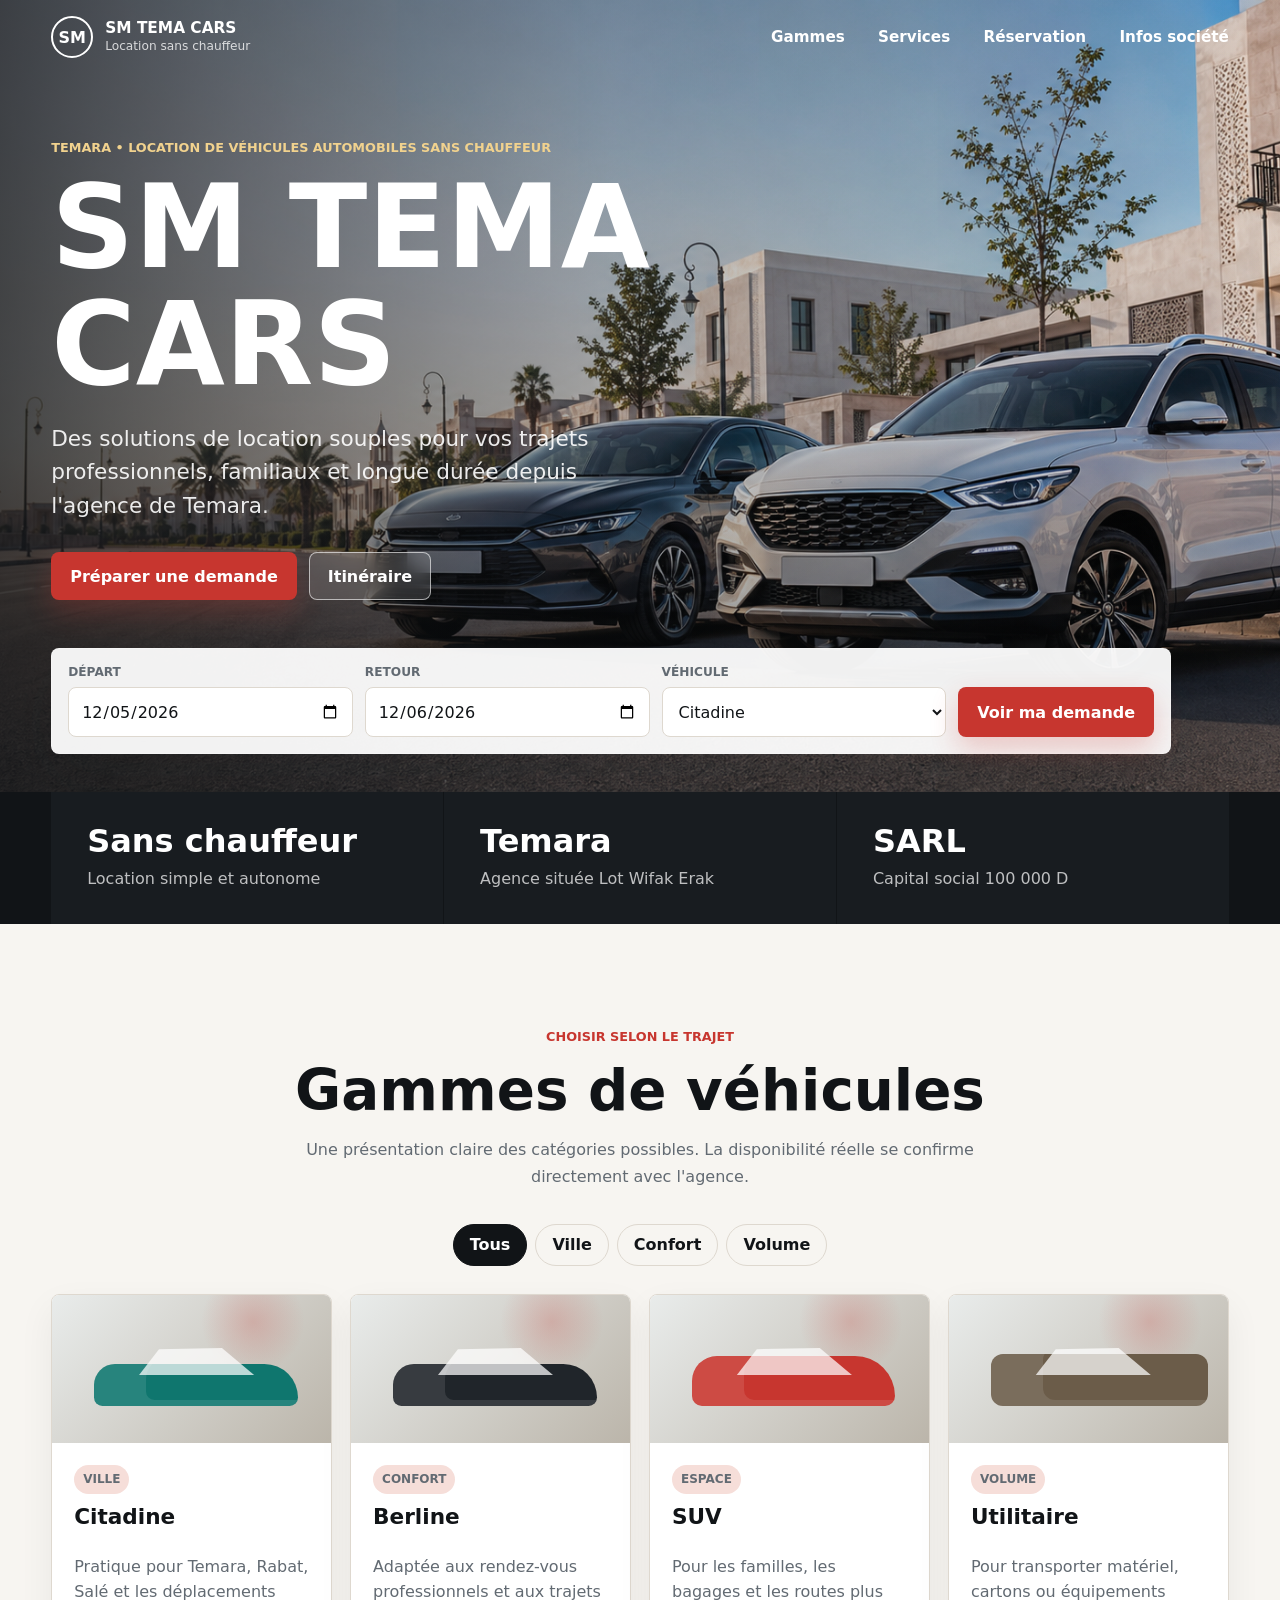
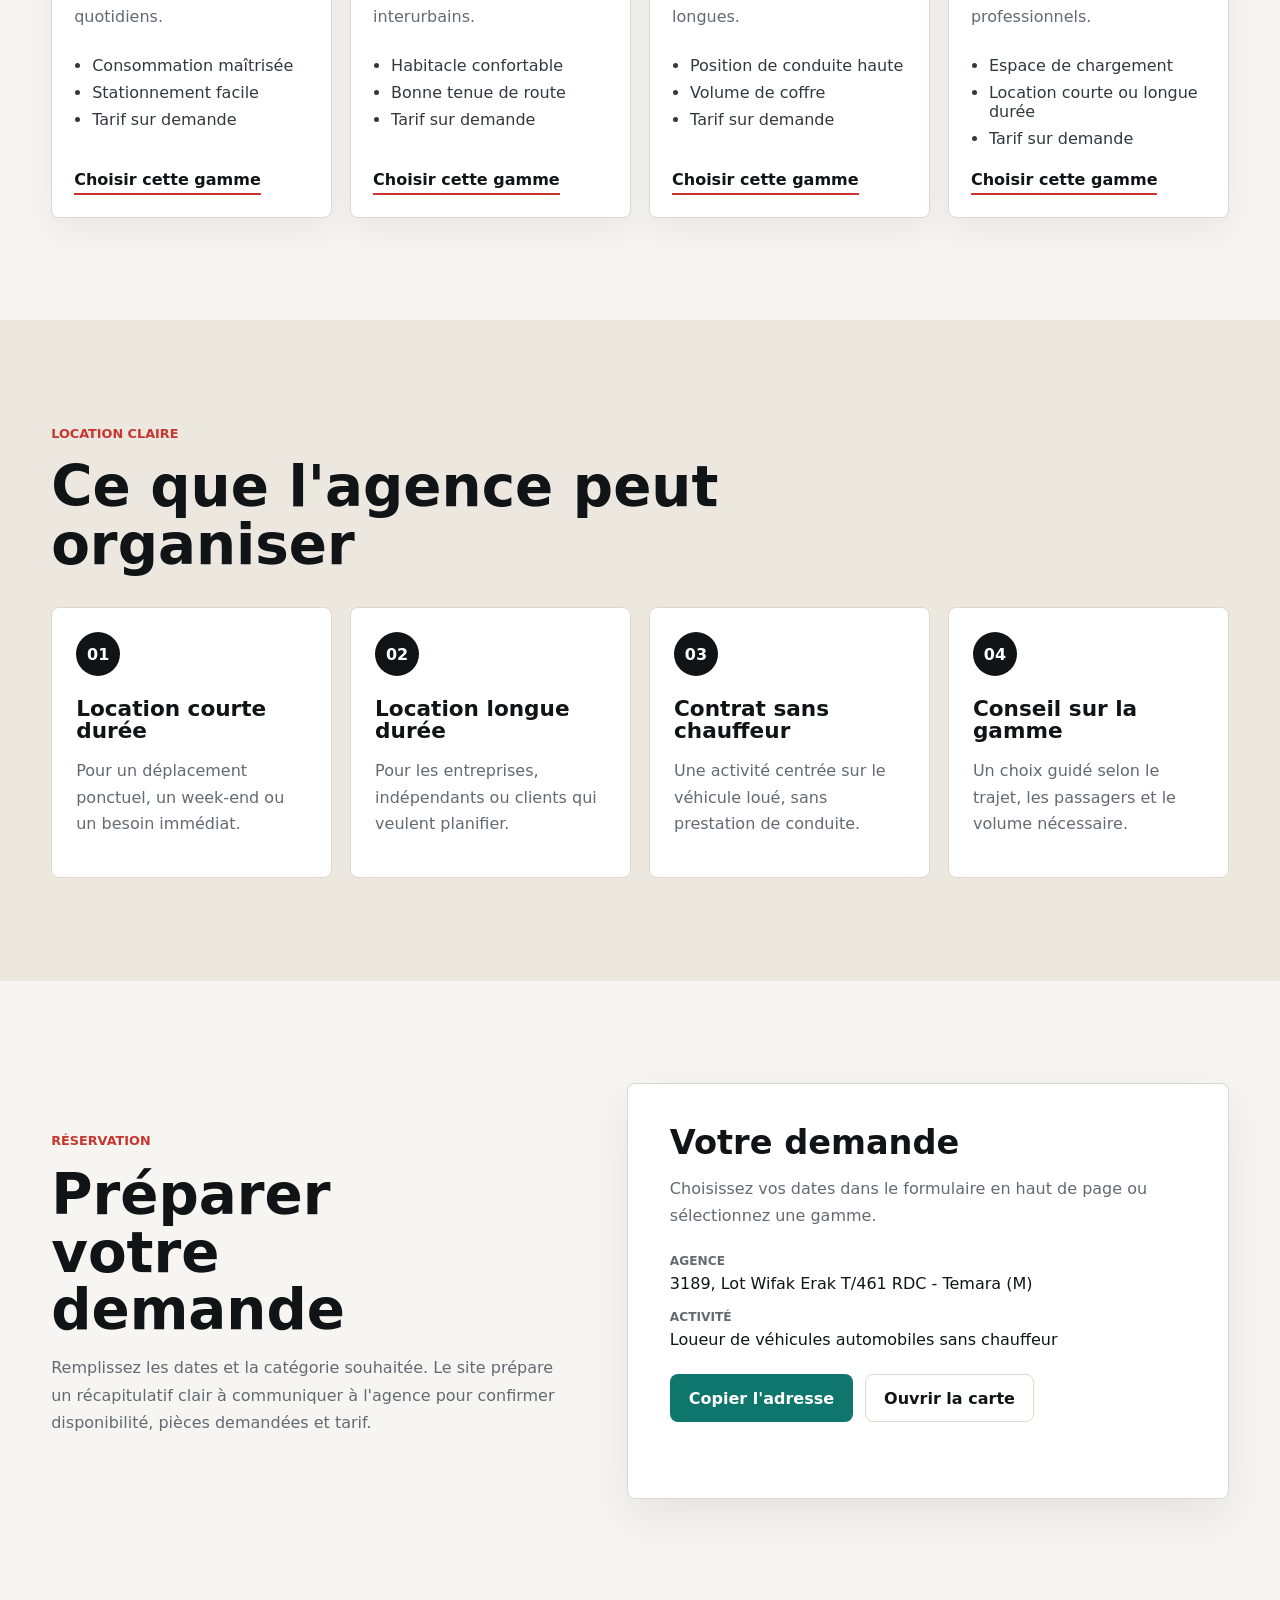
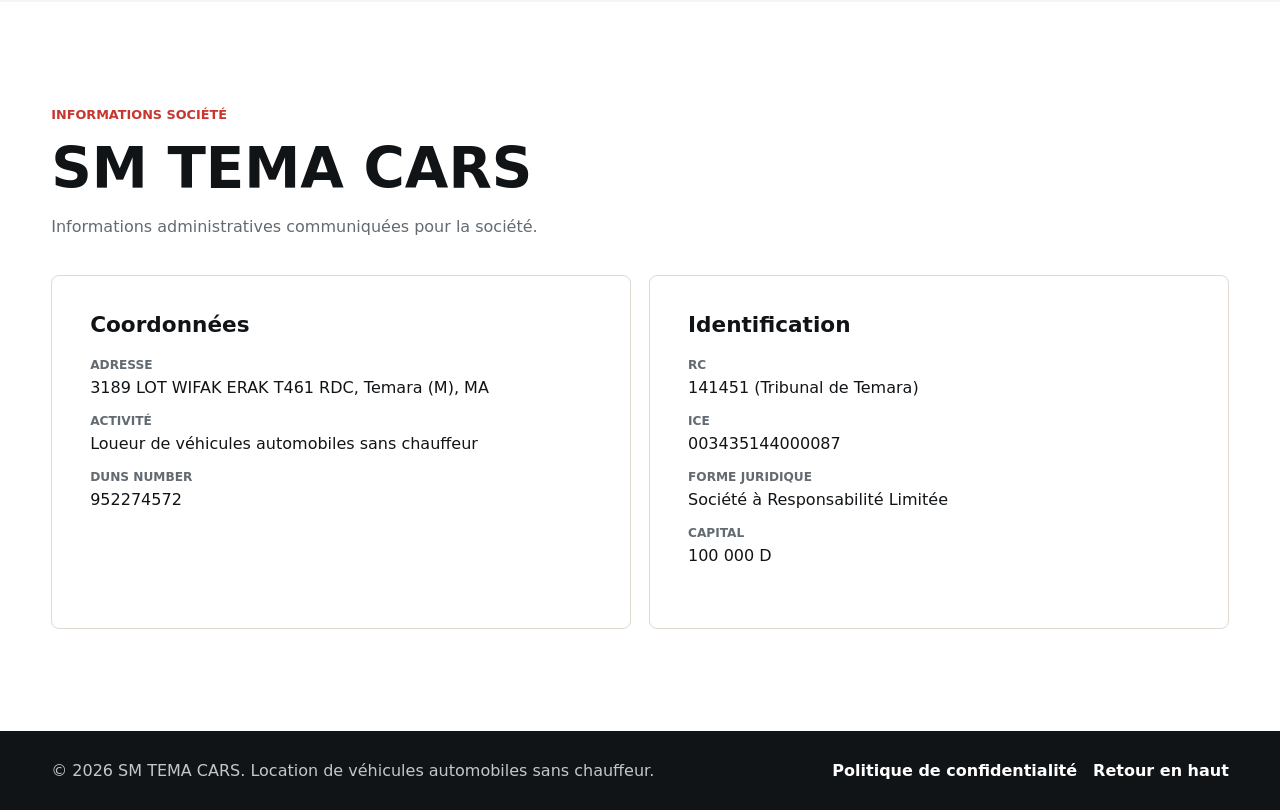
<file: index.html>
<!doctype html>
<html lang="fr">
  <head>
    <meta name="google-site-verification" content="heJXO9-bOVWENAoUFNuwnIyvYP-GfB169WplcoHcVRg" />
    <meta charset="utf-8">
    <meta name="viewport" content="width=device-width, initial-scale=1">
    <meta
      name="description"
      content="SM TEMA CARS, location de véhicules automobiles sans chauffeur à Temara."
    >
    <title>SM TEMA CARS | Location de voitures à Temara</title>
    <link rel="preload" href="assets/hero-fleet.png" as="image">
    <link rel="stylesheet" href="styles.css">
  </head>
  <body>
    <header class="site-header" data-header>
      <a class="brand" href="#accueil" aria-label="SM TEMA CARS accueil">
        <span class="brand-mark">SM</span>
        <span>
          <strong>SM TEMA CARS</strong>
          <small>Location sans chauffeur</small>
        </span>
      </a>

      <button class="nav-toggle" type="button" aria-expanded="false" aria-controls="site-nav">
        <span></span>
        <span></span>
        <span></span>
        <span class="sr-only">Ouvrir le menu</span>
      </button>

      <nav class="site-nav" id="site-nav" aria-label="Navigation principale">
        <a href="#gammes">Gammes</a>
        <a href="#services">Services</a>
        <a href="#reservation">Réservation</a>
        <a href="#infos">Infos société</a>
      </nav>
    </header>

    <main>
      <section class="hero" id="accueil" aria-labelledby="hero-title">
        <img
          class="hero-media"
          src="assets/hero-fleet.png"
          alt="Deux véhicules de location modernes stationnés sur une avenue urbaine."
        >
        <div class="hero-overlay" aria-hidden="true"></div>

        <div class="hero-content">
          <p class="eyebrow">Temara • Location de véhicules automobiles sans chauffeur</p>
          <h1 id="hero-title">SM TEMA CARS</h1>
          <p class="hero-lede">
            Des solutions de location souples pour vos trajets professionnels, familiaux
            et longue durée depuis l'agence de Temara.
          </p>
          <div class="hero-actions" aria-label="Actions principales">
            <a class="button primary" href="#reservation">Préparer une demande</a>
            <a
              class="button ghost"
              href="https://www.google.com/maps/search/?api=1&query=3189%20Lot%20Wifak%20Erak%20T461%20RDC%20Temara%20Morocco"
              target="_blank"
              rel="noreferrer"
            >
              Itinéraire
            </a>
          </div>
        </div>

        <form class="booking-strip" id="quick-booking" aria-label="Préparer une demande de location">
          <label>
            <span>Départ</span>
            <input id="pickup-date" name="pickup-date" type="date" required>
          </label>
          <label>
            <span>Retour</span>
            <input id="return-date" name="return-date" type="date" required>
          </label>
          <label>
            <span>Véhicule</span>
            <select id="vehicle-type" name="vehicle-type">
              <option>Citadine</option>
              <option>Berline</option>
              <option>SUV</option>
              <option>Utilitaire</option>
              <option>Longue durée</option>
            </select>
          </label>
          <button class="button primary compact" type="submit">Voir ma demande</button>
        </form>
      </section>

      <section class="section intro-band" aria-label="Points forts">
        <div class="metric">
          <strong>Sans chauffeur</strong>
          <span>Location simple et autonome</span>
        </div>
        <div class="metric">
          <strong>Temara</strong>
          <span>Agence située Lot Wifak Erak</span>
        </div>
        <div class="metric">
          <strong>SARL</strong>
          <span>Capital social 100 000 D</span>
        </div>
      </section>

      <section class="section" id="gammes" aria-labelledby="gammes-title">
        <div class="section-heading">
          <p class="eyebrow dark">Choisir selon le trajet</p>
          <h2 id="gammes-title">Gammes de véhicules</h2>
          <p>
            Une présentation claire des catégories possibles. La disponibilité réelle se
            confirme directement avec l'agence.
          </p>
        </div>

        <div class="segmented-control" role="tablist" aria-label="Filtrer les gammes">
          <button class="segment active" type="button" data-filter="all">Tous</button>
          <button class="segment" type="button" data-filter="city">Ville</button>
          <button class="segment" type="button" data-filter="comfort">Confort</button>
          <button class="segment" type="button" data-filter="volume">Volume</button>
        </div>

        <div class="fleet-grid">
          <article class="fleet-card" data-category="city">
            <div class="fleet-visual city-car" aria-hidden="true"></div>
            <div class="fleet-copy">
              <p class="tag">Ville</p>
              <h3>Citadine</h3>
              <p>Pratique pour Temara, Rabat, Salé et les déplacements quotidiens.</p>
              <ul>
                <li>Consommation maîtrisée</li>
                <li>Stationnement facile</li>
                <li>Tarif sur demande</li>
              </ul>
              <button class="text-button choose-car" type="button" data-choice="Citadine">
                Choisir cette gamme
              </button>
            </div>
          </article>

          <article class="fleet-card" data-category="comfort">
            <div class="fleet-visual sedan-car" aria-hidden="true"></div>
            <div class="fleet-copy">
              <p class="tag">Confort</p>
              <h3>Berline</h3>
              <p>Adaptée aux rendez-vous professionnels et aux trajets interurbains.</p>
              <ul>
                <li>Habitacle confortable</li>
                <li>Bonne tenue de route</li>
                <li>Tarif sur demande</li>
              </ul>
              <button class="text-button choose-car" type="button" data-choice="Berline">
                Choisir cette gamme
              </button>
            </div>
          </article>

          <article class="fleet-card" data-category="comfort volume">
            <div class="fleet-visual suv-car" aria-hidden="true"></div>
            <div class="fleet-copy">
              <p class="tag">Espace</p>
              <h3>SUV</h3>
              <p>Pour les familles, les bagages et les routes plus longues.</p>
              <ul>
                <li>Position de conduite haute</li>
                <li>Volume de coffre</li>
                <li>Tarif sur demande</li>
              </ul>
              <button class="text-button choose-car" type="button" data-choice="SUV">
                Choisir cette gamme
              </button>
            </div>
          </article>

          <article class="fleet-card" data-category="volume">
            <div class="fleet-visual utility-car" aria-hidden="true"></div>
            <div class="fleet-copy">
              <p class="tag">Volume</p>
              <h3>Utilitaire</h3>
              <p>Pour transporter matériel, cartons ou équipements professionnels.</p>
              <ul>
                <li>Espace de chargement</li>
                <li>Location courte ou longue durée</li>
                <li>Tarif sur demande</li>
              </ul>
              <button class="text-button choose-car" type="button" data-choice="Utilitaire">
                Choisir cette gamme
              </button>
            </div>
          </article>
        </div>
      </section>

      <section class="section service-band" id="services" aria-labelledby="services-title">
        <div class="section-heading align-left">
          <p class="eyebrow dark">Location claire</p>
          <h2 id="services-title">Ce que l'agence peut organiser</h2>
        </div>

        <div class="service-grid">
          <article>
            <span class="service-icon">01</span>
            <h3>Location courte durée</h3>
            <p>Pour un déplacement ponctuel, un week-end ou un besoin immédiat.</p>
          </article>
          <article>
            <span class="service-icon">02</span>
            <h3>Location longue durée</h3>
            <p>Pour les entreprises, indépendants ou clients qui veulent planifier.</p>
          </article>
          <article>
            <span class="service-icon">03</span>
            <h3>Contrat sans chauffeur</h3>
            <p>Une activité centrée sur le véhicule loué, sans prestation de conduite.</p>
          </article>
          <article>
            <span class="service-icon">04</span>
            <h3>Conseil sur la gamme</h3>
            <p>Un choix guidé selon le trajet, les passagers et le volume nécessaire.</p>
          </article>
        </div>
      </section>

      <section class="section reservation-section" id="reservation" aria-labelledby="reservation-title">
        <div class="reservation-copy">
          <p class="eyebrow dark">Réservation</p>
          <h2 id="reservation-title">Préparer votre demande</h2>
          <p>
            Remplissez les dates et la catégorie souhaitée. Le site prépare un récapitulatif
            clair à communiquer à l'agence pour confirmer disponibilité, pièces demandées et tarif.
          </p>
        </div>

        <div class="request-panel" aria-live="polite">
          <h3>Votre demande</h3>
          <p id="request-summary">
            Choisissez vos dates dans le formulaire en haut de page ou sélectionnez une gamme.
          </p>
          <dl>
            <div>
              <dt>Agence</dt>
              <dd>3189, Lot Wifak Erak T/461 RDC - Temara (M)</dd>
            </div>
            <div>
              <dt>Activité</dt>
              <dd>Loueur de véhicules automobiles sans chauffeur</dd>
            </div>
          </dl>
          <div class="panel-actions">
            <button class="button secondary" id="copy-address" type="button">Copier l'adresse</button>
            <a
              class="button ghost dark"
              href="https://www.google.com/maps/search/?api=1&query=3189%20Lot%20Wifak%20Erak%20T461%20RDC%20Temara%20Morocco"
              target="_blank"
              rel="noreferrer"
            >
              Ouvrir la carte
            </a>
          </div>
          <p class="microcopy" id="copy-status" role="status"></p>
        </div>
      </section>

      <section class="section info-section" id="infos" aria-labelledby="infos-title">
        <div class="section-heading align-left">
          <p class="eyebrow dark">Informations société</p>
          <h2 id="infos-title">SM TEMA CARS</h2>
          <p>Informations administratives communiquées pour la société.</p>
        </div>

        <div class="legal-grid">
          <div class="legal-card">
            <h3>Coordonnées</h3>
            <dl class="legal-list">
              <div>
                <dt>Adresse</dt>
                <dd>3189 LOT WIFAK ERAK T461 RDC, Temara (M), MA</dd>
              </div>
              <div>
                <dt>Activité</dt>
                <dd>Loueur de véhicules automobiles sans chauffeur</dd>
              </div>
              <div>
                <dt>DUNS Number</dt>
                <dd>952274572</dd>
              </div>
            </dl>
          </div>

          <div class="legal-card">
            <h3>Identification</h3>
            <dl class="legal-list">
              <div>
                <dt>RC</dt>
                <dd>141451 (Tribunal de Temara)</dd>
              </div>
              <div>
                <dt>ICE</dt>
                <dd>003435144000087</dd>
              </div>
              <div>
                <dt>Forme juridique</dt>
                <dd>Société à Responsabilité Limitée</dd>
              </div>
              <div>
                <dt>Capital</dt>
                <dd>100 000 D</dd>
              </div>
            </dl>
          </div>
        </div>
      </section>
    </main>

    <footer class="site-footer">
      <p>© <span id="year"></span> SM TEMA CARS. Location de véhicules automobiles sans chauffeur.</p>
      <div class="footer-links">
        <a href="privacy.html">Politique de confidentialité</a>
        <a href="#accueil">Retour en haut</a>
      </div>
    </footer>

    <script src="script.js"></script>
  </body>
</html>
</file>
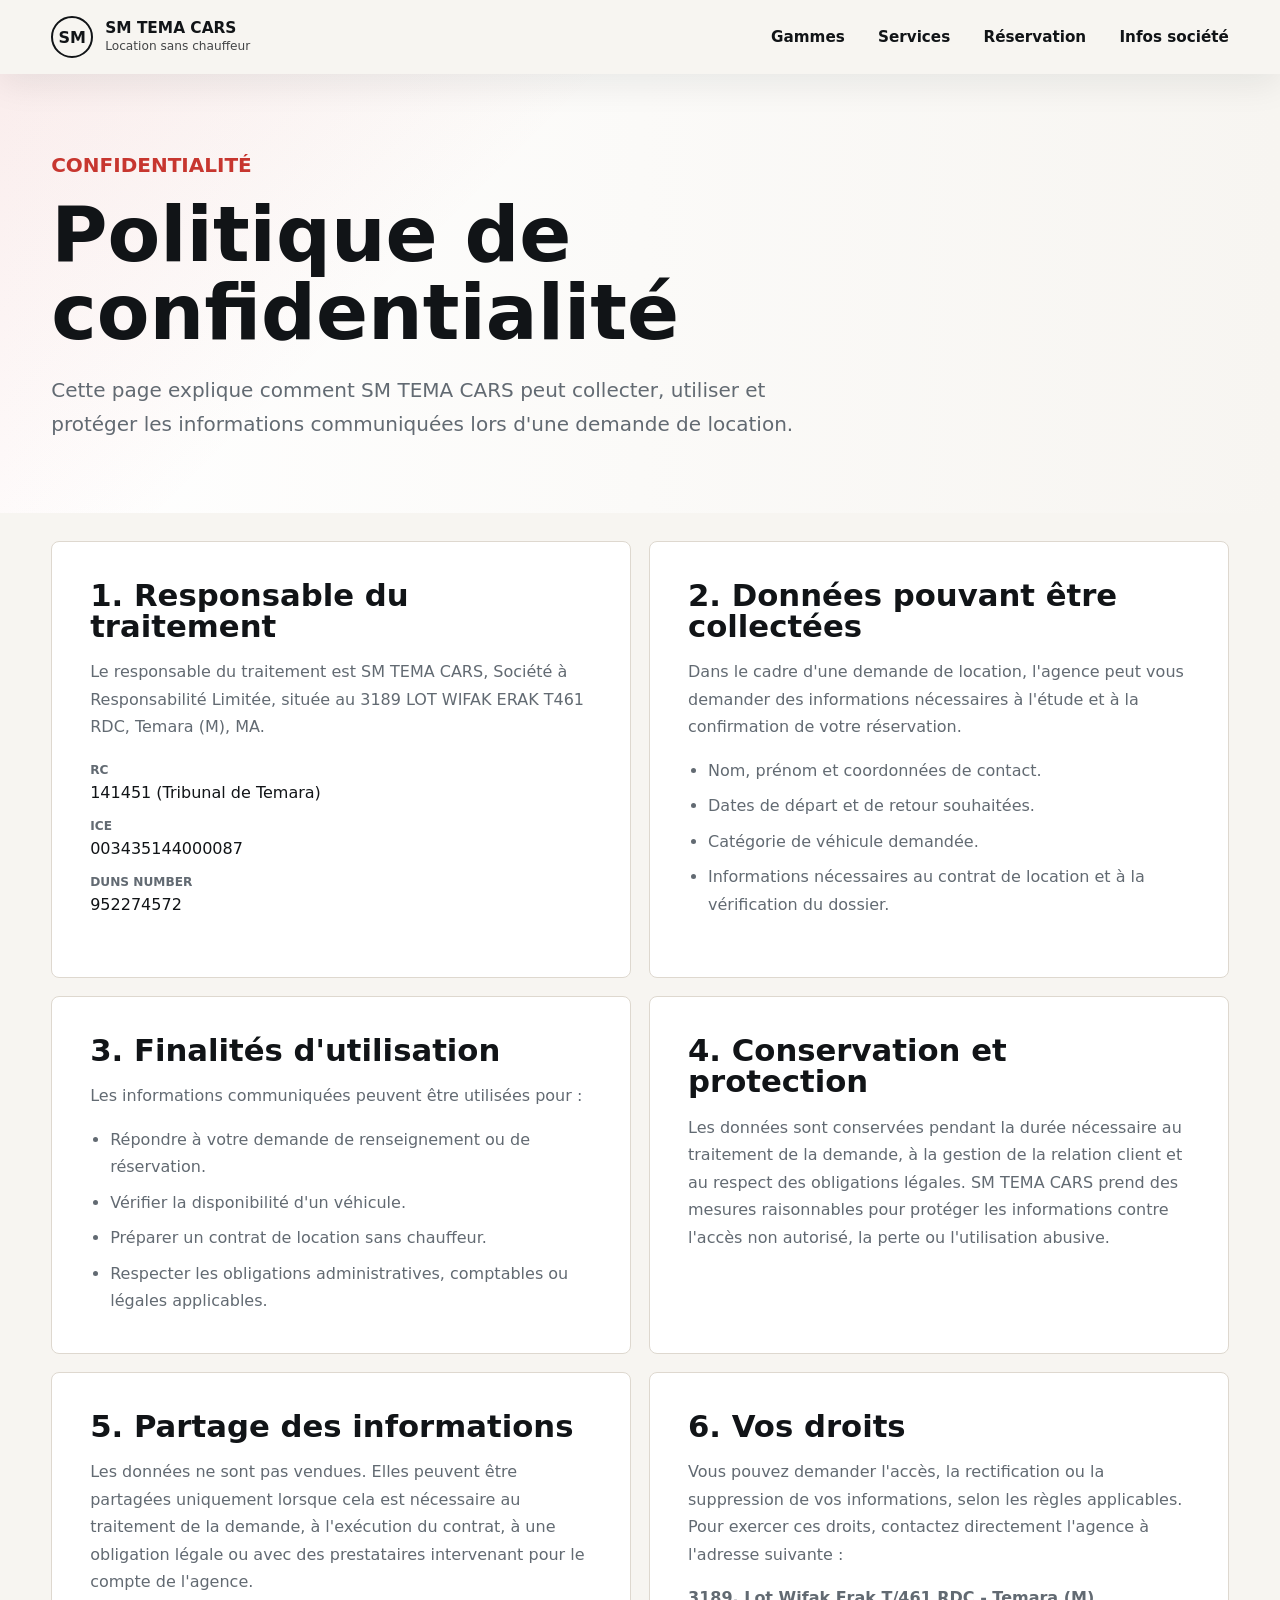
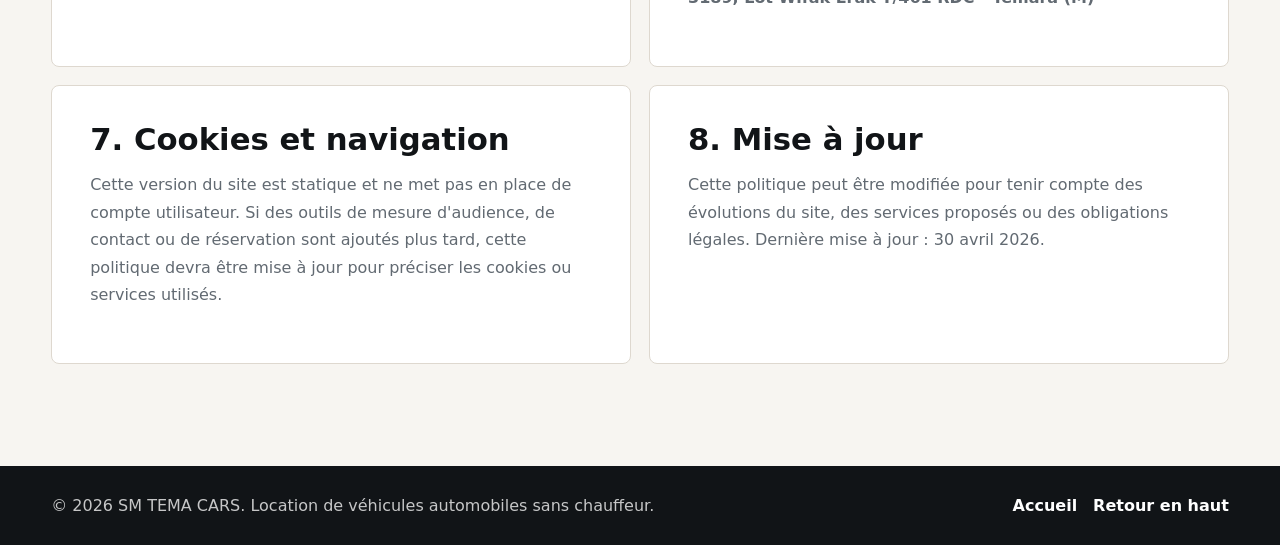
<file: privacy.html>
<!doctype html>
<html lang="fr">
  <head>
    <meta charset="utf-8">
    <meta name="viewport" content="width=device-width, initial-scale=1">
    <meta
      name="description"
      content="Politique de confidentialité de SM TEMA CARS, location de véhicules automobiles sans chauffeur à Temara."
    >
    <title>Politique de confidentialité | SM TEMA CARS</title>
    <link rel="stylesheet" href="styles.css">
  </head>
  <body class="plain-page">
    <header class="site-header solid-header" data-header>
      <a class="brand" href="index.html#accueil" aria-label="SM TEMA CARS accueil">
        <span class="brand-mark">SM</span>
        <span>
          <strong>SM TEMA CARS</strong>
          <small>Location sans chauffeur</small>
        </span>
      </a>

      <button class="nav-toggle" type="button" aria-expanded="false" aria-controls="site-nav">
        <span></span>
        <span></span>
        <span></span>
        <span class="sr-only">Ouvrir le menu</span>
      </button>

      <nav class="site-nav" id="site-nav" aria-label="Navigation principale">
        <a href="index.html#gammes">Gammes</a>
        <a href="index.html#services">Services</a>
        <a href="index.html#reservation">Réservation</a>
        <a href="index.html#infos">Infos société</a>
      </nav>
    </header>

    <main>
      <section class="policy-hero" aria-labelledby="policy-title">
        <p class="eyebrow dark">Confidentialité</p>
        <h1 id="policy-title">Politique de confidentialité</h1>
        <p>
          Cette page explique comment SM TEMA CARS peut collecter, utiliser et protéger
          les informations communiquées lors d'une demande de location.
        </p>
      </section>

      <section class="section policy-layout" aria-label="Détails de la politique de confidentialité">
        <article class="policy-card">
          <h2>1. Responsable du traitement</h2>
          <p>
            Le responsable du traitement est SM TEMA CARS, Société à Responsabilité Limitée,
            située au 3189 LOT WIFAK ERAK T461 RDC, Temara (M), MA.
          </p>
          <dl class="legal-list">
            <div>
              <dt>RC</dt>
              <dd>141451 (Tribunal de Temara)</dd>
            </div>
            <div>
              <dt>ICE</dt>
              <dd>003435144000087</dd>
            </div>
            <div>
              <dt>DUNS Number</dt>
              <dd>952274572</dd>
            </div>
          </dl>
        </article>

        <article class="policy-card">
          <h2>2. Données pouvant être collectées</h2>
          <p>
            Dans le cadre d'une demande de location, l'agence peut vous demander des informations
            nécessaires à l'étude et à la confirmation de votre réservation.
          </p>
          <ul class="policy-list">
            <li>Nom, prénom et coordonnées de contact.</li>
            <li>Dates de départ et de retour souhaitées.</li>
            <li>Catégorie de véhicule demandée.</li>
            <li>Informations nécessaires au contrat de location et à la vérification du dossier.</li>
          </ul>
        </article>

        <article class="policy-card">
          <h2>3. Finalités d'utilisation</h2>
          <p>Les informations communiquées peuvent être utilisées pour :</p>
          <ul class="policy-list">
            <li>Répondre à votre demande de renseignement ou de réservation.</li>
            <li>Vérifier la disponibilité d'un véhicule.</li>
            <li>Préparer un contrat de location sans chauffeur.</li>
            <li>Respecter les obligations administratives, comptables ou légales applicables.</li>
          </ul>
        </article>

        <article class="policy-card">
          <h2>4. Conservation et protection</h2>
          <p>
            Les données sont conservées pendant la durée nécessaire au traitement de la demande,
            à la gestion de la relation client et au respect des obligations légales. SM TEMA CARS
            prend des mesures raisonnables pour protéger les informations contre l'accès non autorisé,
            la perte ou l'utilisation abusive.
          </p>
        </article>

        <article class="policy-card">
          <h2>5. Partage des informations</h2>
          <p>
            Les données ne sont pas vendues. Elles peuvent être partagées uniquement lorsque cela est
            nécessaire au traitement de la demande, à l'exécution du contrat, à une obligation légale
            ou avec des prestataires intervenant pour le compte de l'agence.
          </p>
        </article>

        <article class="policy-card">
          <h2>6. Vos droits</h2>
          <p>
            Vous pouvez demander l'accès, la rectification ou la suppression de vos informations,
            selon les règles applicables. Pour exercer ces droits, contactez directement l'agence
            à l'adresse suivante :
          </p>
          <p><strong>3189, Lot Wifak Erak T/461 RDC - Temara (M)</strong></p>
        </article>

        <article class="policy-card">
          <h2>7. Cookies et navigation</h2>
          <p>
            Cette version du site est statique et ne met pas en place de compte utilisateur. Si des
            outils de mesure d'audience, de contact ou de réservation sont ajoutés plus tard, cette
            politique devra être mise à jour pour préciser les cookies ou services utilisés.
          </p>
        </article>

        <article class="policy-card">
          <h2>8. Mise à jour</h2>
          <p>
            Cette politique peut être modifiée pour tenir compte des évolutions du site, des services
            proposés ou des obligations légales. Dernière mise à jour : 30 avril 2026.
          </p>
        </article>
      </section>
    </main>

    <footer class="site-footer">
      <p>© <span id="year"></span> SM TEMA CARS. Location de véhicules automobiles sans chauffeur.</p>
      <div class="footer-links">
        <a href="index.html">Accueil</a>
        <a href="#policy-title">Retour en haut</a>
      </div>
    </footer>

    <script src="script.js"></script>
  </body>
</html>
</file>
<file: styles.css>
:root {
  --ink: #111417;
  --muted: #626a72;
  --paper: #f7f5f1;
  --surface: #ffffff;
  --line: #ded8cf;
  --red: #c7362f;
  --red-dark: #95241f;
  --teal: #0f766e;
  --amber: #c8912d;
  --shadow: 0 22px 60px rgba(17, 20, 23, 0.18);
  --radius: 8px;
  font-family:
    Inter, ui-sans-serif, system-ui, -apple-system, BlinkMacSystemFont, "Segoe UI",
    sans-serif;
  color: var(--ink);
  background: var(--paper);
}

* {
  box-sizing: border-box;
}

html {
  scroll-behavior: smooth;
}

body {
  margin: 0;
  min-width: 320px;
  background: var(--paper);
}

body.nav-open {
  overflow: hidden;
}

a {
  color: inherit;
}

button,
input,
select {
  font: inherit;
}

.sr-only {
  position: absolute;
  width: 1px;
  height: 1px;
  padding: 0;
  margin: -1px;
  overflow: hidden;
  clip: rect(0, 0, 0, 0);
  white-space: nowrap;
  border: 0;
}

.site-header {
  position: fixed;
  top: 0;
  left: 0;
  right: 0;
  z-index: 20;
  display: flex;
  align-items: center;
  justify-content: space-between;
  gap: 24px;
  padding: 16px clamp(18px, 4vw, 56px);
  color: #fff;
  transition:
    background 180ms ease,
    color 180ms ease,
    box-shadow 180ms ease;
}

.site-header.is-scrolled,
.site-header.nav-active,
.site-header.solid-header {
  color: var(--ink);
  background: rgba(247, 245, 241, 0.96);
  box-shadow: 0 10px 35px rgba(17, 20, 23, 0.08);
  backdrop-filter: blur(14px);
}

.brand {
  display: inline-flex;
  align-items: center;
  gap: 12px;
  min-width: 0;
  text-decoration: none;
}

.brand-mark {
  display: grid;
  width: 42px;
  height: 42px;
  place-items: center;
  border: 2px solid currentColor;
  border-radius: 50%;
  font-weight: 900;
  letter-spacing: 0;
}

.brand strong,
.brand small {
  display: block;
  line-height: 1.1;
}

.brand strong {
  font-size: 0.96rem;
  letter-spacing: 0;
}

.brand small {
  margin-top: 3px;
  font-size: 0.76rem;
  color: currentColor;
  opacity: 0.78;
}

.site-nav {
  display: flex;
  align-items: center;
  gap: clamp(18px, 2.6vw, 34px);
}

.site-nav a {
  position: relative;
  text-decoration: none;
  font-size: 0.95rem;
  font-weight: 700;
}

.site-nav a::after {
  position: absolute;
  left: 0;
  bottom: -8px;
  width: 0;
  height: 2px;
  content: "";
  background: var(--red);
  transition: width 180ms ease;
}

.site-nav a:hover::after,
.site-nav a:focus-visible::after {
  width: 100%;
}

.nav-toggle {
  display: none;
  width: 44px;
  height: 44px;
  padding: 0;
  border: 1px solid currentColor;
  border-radius: 50%;
  color: inherit;
  background: transparent;
}

.nav-toggle span:not(.sr-only) {
  display: block;
  width: 18px;
  height: 2px;
  margin: 4px auto;
  background: currentColor;
}

.hero {
  position: relative;
  display: grid;
  min-height: 88vh;
  padding: 118px clamp(18px, 4vw, 56px) 38px;
  overflow: hidden;
  isolation: isolate;
  align-items: end;
}

.hero-media,
.hero-overlay {
  position: absolute;
  inset: 0;
  width: 100%;
  height: 100%;
}

.hero-media {
  z-index: -2;
  object-fit: cover;
  object-position: center;
}

.hero-overlay {
  z-index: -1;
  background:
    linear-gradient(90deg, rgba(17, 20, 23, 0.78), rgba(17, 20, 23, 0.28) 48%, rgba(17, 20, 23, 0.08)),
    linear-gradient(0deg, rgba(17, 20, 23, 0.38), rgba(17, 20, 23, 0.02) 42%);
}

.hero-content {
  width: min(720px, 100%);
  color: #fff;
  padding-bottom: 26px;
}

.eyebrow {
  margin: 0 0 14px;
  color: #f1d28e;
  font-size: 0.8rem;
  font-weight: 900;
  letter-spacing: 0;
  text-transform: uppercase;
}

.eyebrow.dark {
  color: var(--red);
}

h1,
h2,
h3,
p {
  overflow-wrap: anywhere;
}

h1,
h2,
h3 {
  margin-top: 0;
  line-height: 1.02;
  letter-spacing: 0;
}

h1 {
  max-width: 10ch;
  margin-bottom: 18px;
  font-size: clamp(3.5rem, 9vw, 8rem);
}

h2 {
  margin-bottom: 16px;
  font-size: clamp(2rem, 4.4vw, 4.2rem);
}

h3 {
  margin-bottom: 10px;
  font-size: 1.35rem;
}

.hero-lede {
  max-width: 600px;
  margin: 0 0 30px;
  color: rgba(255, 255, 255, 0.9);
  font-size: clamp(1.08rem, 2vw, 1.35rem);
  line-height: 1.55;
}

.hero-actions,
.panel-actions {
  display: flex;
  flex-wrap: wrap;
  gap: 12px;
}

.button {
  display: inline-flex;
  min-height: 48px;
  align-items: center;
  justify-content: center;
  gap: 9px;
  padding: 0 18px;
  border: 1px solid transparent;
  border-radius: var(--radius);
  font-weight: 900;
  text-decoration: none;
  cursor: pointer;
  transition:
    transform 160ms ease,
    box-shadow 160ms ease,
    background 160ms ease;
}

.button:hover,
.button:focus-visible {
  transform: translateY(-1px);
}

.button.primary {
  color: #fff;
  background: var(--red);
  box-shadow: 0 12px 28px rgba(199, 54, 47, 0.24);
}

.button.primary:hover,
.button.primary:focus-visible {
  background: var(--red-dark);
}

.button.secondary {
  color: #fff;
  background: var(--teal);
}

.button.ghost {
  color: #fff;
  border-color: rgba(255, 255, 255, 0.6);
  background: rgba(255, 255, 255, 0.12);
  backdrop-filter: blur(10px);
}

.button.ghost.dark {
  color: var(--ink);
  border-color: var(--line);
  background: transparent;
}

.button.compact {
  min-height: 50px;
  white-space: nowrap;
}

.booking-strip {
  display: grid;
  width: min(1120px, 100%);
  grid-template-columns: repeat(3, minmax(0, 1fr)) auto;
  gap: 12px;
  align-items: end;
  padding: 16px;
  border: 1px solid rgba(255, 255, 255, 0.28);
  border-radius: var(--radius);
  background: rgba(255, 255, 255, 0.94);
  box-shadow: var(--shadow);
}

.booking-strip label {
  display: grid;
  gap: 8px;
  min-width: 0;
}

.booking-strip span {
  color: var(--muted);
  font-size: 0.76rem;
  font-weight: 900;
  text-transform: uppercase;
}

.booking-strip input,
.booking-strip select {
  width: 100%;
  min-height: 50px;
  padding: 0 12px;
  border: 1px solid var(--line);
  border-radius: var(--radius);
  color: var(--ink);
  background: #fff;
}

.section {
  padding: clamp(58px, 8vw, 112px) clamp(18px, 4vw, 56px);
}

.intro-band {
  display: grid;
  grid-template-columns: repeat(3, minmax(0, 1fr));
  gap: 1px;
  padding-top: 0;
  padding-bottom: 0;
  background: var(--ink);
  color: #fff;
}

.metric {
  min-height: 132px;
  padding: 30px clamp(18px, 3vw, 36px);
  background: #181c20;
}

.metric strong,
.metric span {
  display: block;
}

.metric strong {
  margin-bottom: 9px;
  font-size: clamp(1.35rem, 2.5vw, 2.2rem);
}

.metric span {
  color: rgba(255, 255, 255, 0.72);
}

.section-heading {
  max-width: 760px;
  margin: 0 auto 34px;
  text-align: center;
}

.section-heading.align-left {
  margin-left: 0;
  text-align: left;
}

.section-heading p,
.reservation-copy p {
  color: var(--muted);
  line-height: 1.7;
}

.segmented-control {
  display: flex;
  flex-wrap: wrap;
  justify-content: center;
  gap: 8px;
  margin-bottom: 28px;
}

.segment {
  min-height: 42px;
  padding: 0 16px;
  border: 1px solid var(--line);
  border-radius: 999px;
  color: var(--ink);
  background: transparent;
  font-weight: 900;
  cursor: pointer;
}

.segment.active {
  color: #fff;
  border-color: var(--ink);
  background: var(--ink);
}

.fleet-grid {
  display: grid;
  grid-template-columns: repeat(4, minmax(0, 1fr));
  gap: 18px;
}

.fleet-card,
.legal-card,
.request-panel,
.service-grid article {
  border: 1px solid var(--line);
  border-radius: var(--radius);
  background: var(--surface);
}

.fleet-card {
  display: flex;
  min-height: 100%;
  flex-direction: column;
  overflow: hidden;
  box-shadow: 0 14px 36px rgba(17, 20, 23, 0.06);
}

.fleet-card.is-hidden {
  display: none;
}

.fleet-visual {
  position: relative;
  min-height: 148px;
  background:
    radial-gradient(circle at 72% 18%, rgba(199, 54, 47, 0.22), transparent 22%),
    linear-gradient(135deg, #e9eceb, #bbb5aa);
}

.fleet-visual::before,
.fleet-visual::after {
  position: absolute;
  content: "";
}

.fleet-visual::before {
  left: 15%;
  right: 12%;
  bottom: 37px;
  height: 42px;
  border-radius: 30px 48px 12px 12px;
  background: var(--ink);
  box-shadow: inset 52px -6px 0 rgba(255, 255, 255, 0.1);
}

.fleet-visual::after {
  left: 24%;
  right: 21%;
  bottom: 68px;
  height: 30px;
  border-radius: 42px 44px 8px 8px;
  background: rgba(255, 255, 255, 0.72);
  clip-path: polygon(13% 100%, 26% 14%, 67% 10%, 88% 100%);
}

.fleet-visual.city-car::before {
  background: var(--teal);
}

.fleet-visual.sedan-car::before {
  background: #20252a;
}

.fleet-visual.suv-car::before {
  height: 50px;
  background: var(--red);
}

.fleet-visual.utility-car::before {
  right: 7%;
  height: 52px;
  border-radius: 12px;
  background: #6b5c49;
}

.fleet-copy {
  display: flex;
  flex: 1;
  flex-direction: column;
  padding: 22px;
}

.tag {
  width: fit-content;
  margin: 0 0 12px;
  padding: 5px 9px;
  border-radius: 999px;
  color: var(--red-dark);
  background: #f6ded9;
  font-size: 0.75rem;
  font-weight: 900;
  text-transform: uppercase;
}

.fleet-copy p {
  color: var(--muted);
  line-height: 1.58;
}

.fleet-copy ul {
  display: grid;
  gap: 8px;
  margin: 10px 0 22px;
  padding-left: 18px;
  color: #32383e;
}

.text-button {
  width: fit-content;
  margin-top: auto;
  padding: 0 0 4px;
  border: 0;
  border-bottom: 2px solid var(--red);
  color: var(--ink);
  background: transparent;
  font-weight: 900;
  cursor: pointer;
}

.service-band {
  background: #ede8df;
}

.service-grid {
  display: grid;
  grid-template-columns: repeat(4, minmax(0, 1fr));
  gap: 18px;
}

.service-grid article {
  padding: 24px;
  min-height: 230px;
}

.service-icon {
  display: inline-grid;
  width: 44px;
  height: 44px;
  margin-bottom: 22px;
  place-items: center;
  border-radius: 50%;
  color: #fff;
  background: var(--ink);
  font-weight: 900;
}

.service-grid p {
  color: var(--muted);
  line-height: 1.65;
}

.reservation-section {
  display: grid;
  grid-template-columns: minmax(0, 0.85fr) minmax(320px, 1fr);
  gap: clamp(28px, 5vw, 68px);
  align-items: center;
}

.reservation-copy h2 {
  max-width: 9ch;
}

.request-panel {
  padding: clamp(24px, 4vw, 42px);
  box-shadow: 0 18px 48px rgba(17, 20, 23, 0.08);
}

.request-panel h3 {
  font-size: clamp(1.45rem, 3vw, 2.1rem);
}

#request-summary {
  min-height: 56px;
  color: var(--muted);
  line-height: 1.65;
}

.request-panel dl,
.legal-list {
  display: grid;
  gap: 14px;
  margin: 22px 0;
}

.request-panel dl div,
.legal-list div {
  display: grid;
  gap: 4px;
}

dt {
  color: var(--muted);
  font-size: 0.76rem;
  font-weight: 900;
  text-transform: uppercase;
}

dd {
  margin: 0;
  line-height: 1.5;
}

.microcopy {
  min-height: 22px;
  margin: 12px 0 0;
  color: var(--teal);
  font-size: 0.9rem;
  font-weight: 800;
}

.info-section {
  background: #fff;
}

.plain-page {
  background: var(--paper);
}

.policy-hero {
  padding: 148px clamp(18px, 4vw, 56px) 52px;
  background:
    linear-gradient(135deg, rgba(199, 54, 47, 0.1), transparent 38%),
    linear-gradient(90deg, #fff, var(--paper));
}

.policy-hero h1 {
  max-width: 980px;
  margin-bottom: 18px;
  color: var(--ink);
  font-size: clamp(2.6rem, 6vw, 6rem);
}

.policy-hero p {
  max-width: 760px;
  color: var(--muted);
  font-size: clamp(1.05rem, 2vw, 1.25rem);
  line-height: 1.7;
}

.policy-layout {
  display: grid;
  grid-template-columns: repeat(2, minmax(0, 1fr));
  gap: 18px;
  padding-top: 28px;
}

.policy-card {
  padding: clamp(24px, 4vw, 38px);
  border: 1px solid var(--line);
  border-radius: var(--radius);
  background: var(--surface);
}

.policy-card h2 {
  margin-bottom: 14px;
  font-size: clamp(1.35rem, 2.4vw, 2rem);
}

.policy-card p,
.policy-list {
  color: var(--muted);
  line-height: 1.72;
}

.policy-list {
  display: grid;
  gap: 8px;
  margin: 14px 0 0;
  padding-left: 20px;
}

.legal-grid {
  display: grid;
  grid-template-columns: repeat(2, minmax(0, 1fr));
  gap: 18px;
}

.legal-card {
  padding: clamp(24px, 4vw, 38px);
}

.legal-card h3 {
  margin-bottom: 22px;
}

.site-footer {
  display: flex;
  flex-wrap: wrap;
  justify-content: space-between;
  gap: 16px;
  padding: 30px clamp(18px, 4vw, 56px);
  color: rgba(255, 255, 255, 0.76);
  background: var(--ink);
}

.site-footer p {
  margin: 0;
}

.footer-links {
  display: flex;
  flex-wrap: wrap;
  gap: 16px;
}

.site-footer a {
  color: #fff;
  font-weight: 900;
  text-decoration: none;
}

@media (max-width: 1060px) {
  .fleet-grid,
  .service-grid {
    grid-template-columns: repeat(2, minmax(0, 1fr));
  }

  .booking-strip {
    grid-template-columns: repeat(2, minmax(0, 1fr));
  }

  .booking-strip .button {
    grid-column: span 2;
  }
}

@media (max-width: 780px) {
  .site-header {
    padding: 12px 18px;
  }

  .nav-toggle {
    display: inline-block;
  }

  .site-nav {
    position: fixed;
    top: 68px;
    left: 18px;
    right: 18px;
    display: grid;
    gap: 0;
    padding: 12px;
    border: 1px solid var(--line);
    border-radius: var(--radius);
    background: var(--surface);
    box-shadow: var(--shadow);
    transform: translateY(-10px);
    opacity: 0;
    pointer-events: none;
    transition:
      opacity 160ms ease,
      transform 160ms ease;
  }

  .site-nav.is-open {
    transform: translateY(0);
    opacity: 1;
    pointer-events: auto;
  }

  .site-nav a {
    padding: 14px;
  }

  .site-nav a::after {
    display: none;
  }

  .hero {
    min-height: auto;
    padding-top: 104px;
  }

  .hero-media {
    object-position: 64% center;
  }

  .hero-overlay {
    background:
      linear-gradient(90deg, rgba(17, 20, 23, 0.86), rgba(17, 20, 23, 0.36)),
      linear-gradient(0deg, rgba(17, 20, 23, 0.56), rgba(17, 20, 23, 0.02) 42%);
  }

  .hero-content {
    padding-bottom: 22px;
  }

  h1 {
    font-size: clamp(3rem, 18vw, 5.4rem);
  }

  .booking-strip,
  .intro-band,
  .reservation-section,
  .legal-grid,
  .policy-layout {
    grid-template-columns: 1fr;
  }

  .booking-strip .button {
    grid-column: auto;
  }

  .intro-band {
    gap: 1px;
  }
}

@media (max-width: 560px) {
  .brand small {
    display: none;
  }

  .hero-actions,
  .panel-actions {
    display: grid;
  }

  .fleet-grid,
  .service-grid {
    grid-template-columns: 1fr;
  }

  .section {
    padding-top: 52px;
    padding-bottom: 52px;
  }
}
</file>
